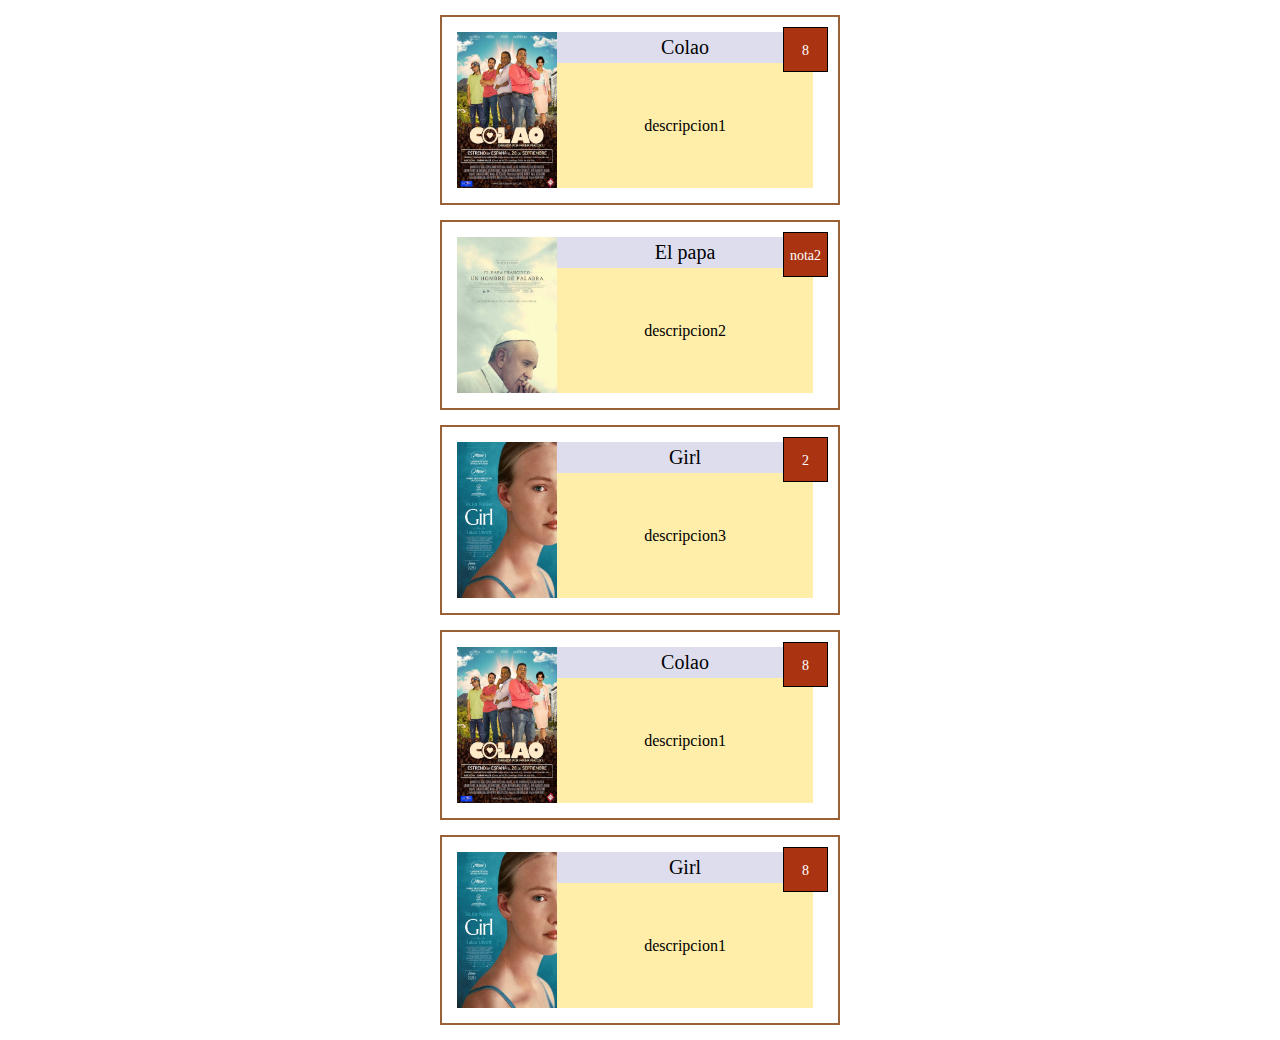
<file: Carteleras/cartelera0.html>
<html>
    <head>
        <link rel="stylesheet" href="estilocartelera0.css">
        <meta charset="UTF-8">
        <title>Cartelera 0 - Bryan Cusme</title>

    </head>
    <body>
    
        <div class="ficha">
            <img src="colao.jpg" alt="colao"><h2>Colao</h2><p>descripcion1</p><p>8</p></div>
        <div  class="ficha">
            <img src="elpapa.jpg" alt="el papa"><h2>El papa</h2><p>descripcion2</p><p>nota2</p></div>
        <div  class="ficha">
            <img src="girl.jpg" alt="girl"><h2>Girl</h2><p>descripcion3</p><p>2</p></div>
        <div  class="ficha">
            <img src="colao.jpg" alt="colao"><h2>Colao</h2><p>descripcion1</p><p>8</p></div>
            <div  class="ficha">
                <img src="girl.jpg" alt="girl"><h2>Girl</h2><p>descripcion1</p><p>8</p></div>
    
        </body>

</html>
</file>
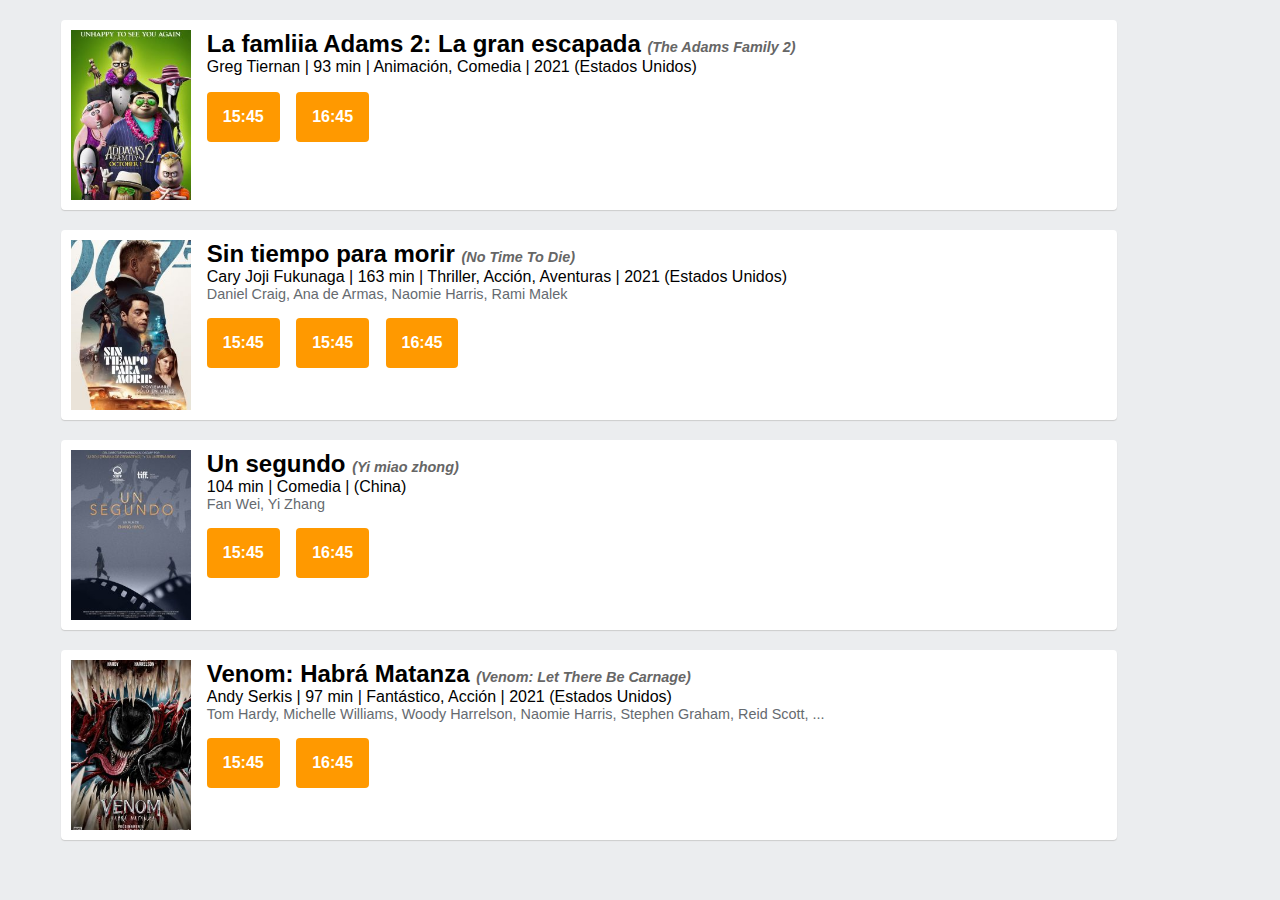
<file: Carteleras/cartelera3.html>
<!DOCTYPE html>
<html lang="en">
  <head>
    <meta charset="UTF-8" />
    <link rel="stylesheet" href="estilocartelera3.css" />
    <title>Cartelera 3 - Bryan Cusme</title>
  </head>
  <body>
    <!--Link de la cartelera que he elegido: https://www.taquilla.com/madrid/yelmo-cines-ideal-madrid-->
    <div class="ficha">
      <img src="adams.jpg" alt="cartel de la familia adams" />

      <h3>
        La famliia Adams 2: La gran escapada <span>(The Adams Family 2)</span>
      </h3>
      <p>Greg Tiernan | 93 min | Animación, Comedia | 2021 (Estados Unidos)</p>

      <ul>
        <a href="#">
          <li>15:45</li>
        </a>
        <a href="#">
          <li>16:45</li>
        </a>
      </ul>
    </div>
    <div class="ficha">
      <img src="bond.jpg" alt="cartel de James Bond" />
      <h3>Sin tiempo para morir <span>(No Time To Die)</span></h3>
      <p>
        Cary Joji Fukunaga | 163 min | Thriller, Acción, Aventuras | 2021
        (Estados Unidos)
      </p>
      <p>Daniel Craig, Ana de Armas, Naomie Harris, Rami Malek</p>
      <ul>
        <a href="#">
          <li>15:45</li>
        </a>
        <a href="#">
          <li>15:45</li>
        </a>
        <a href="#">
          <li>16:45</li>
        </a>
      </ul>
    </div>
    <div class="ficha">
      <img src="segundo.jpg" alt="cartel de un segundo" />

      <h3>Un segundo <span>(Yi miao zhong)</span></h3>

      <p>
        104 min |
        Comedia | (China)
      </p><p>Fan Wei, Yi Zhang</p>

      <ul>
        <a href="#">
          <li>15:45</li>
        </a>
        <a href="#">
          <li>16:45</li>
        </a>
      </ul>
    </div>
    <div class="ficha">
        <img src="venom.jpg" alt="cartel de un segundo" />
  
        <h3>Venom: Habrá Matanza <span>(Venom: Let There Be Carnage)</span></h3>
  
        <p>
            Andy Serkis | 97 min | Fantástico, Acción | 2021 (Estados Unidos)
        </p><p>Tom Hardy, Michelle Williams, Woody Harrelson, Naomie Harris, Stephen Graham, Reid Scott, ...</p>
  
        <ul>
          <a href="#">
            <li>15:45</li>
          </a>
          <a href="#">
            <li>16:45</li>
          </a>
        </ul>
      </div>
  </body>
</html>
</file>
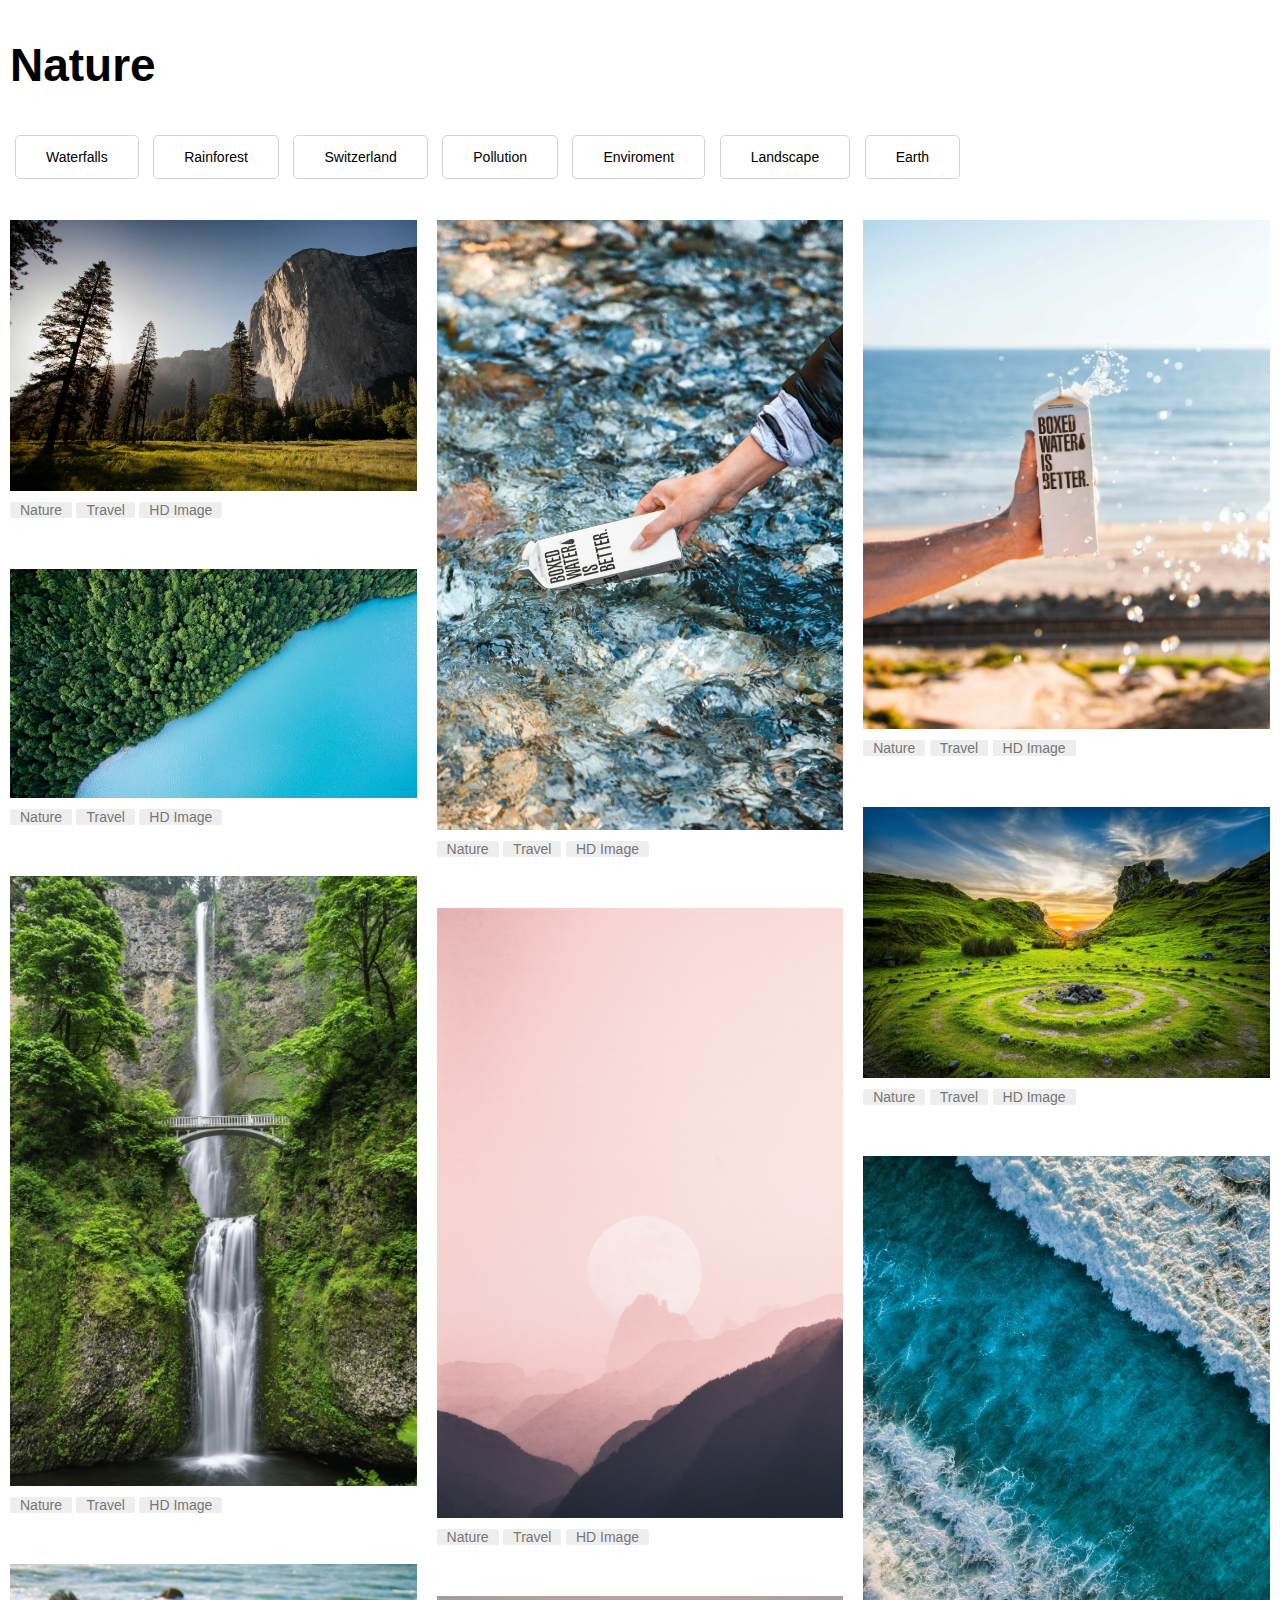
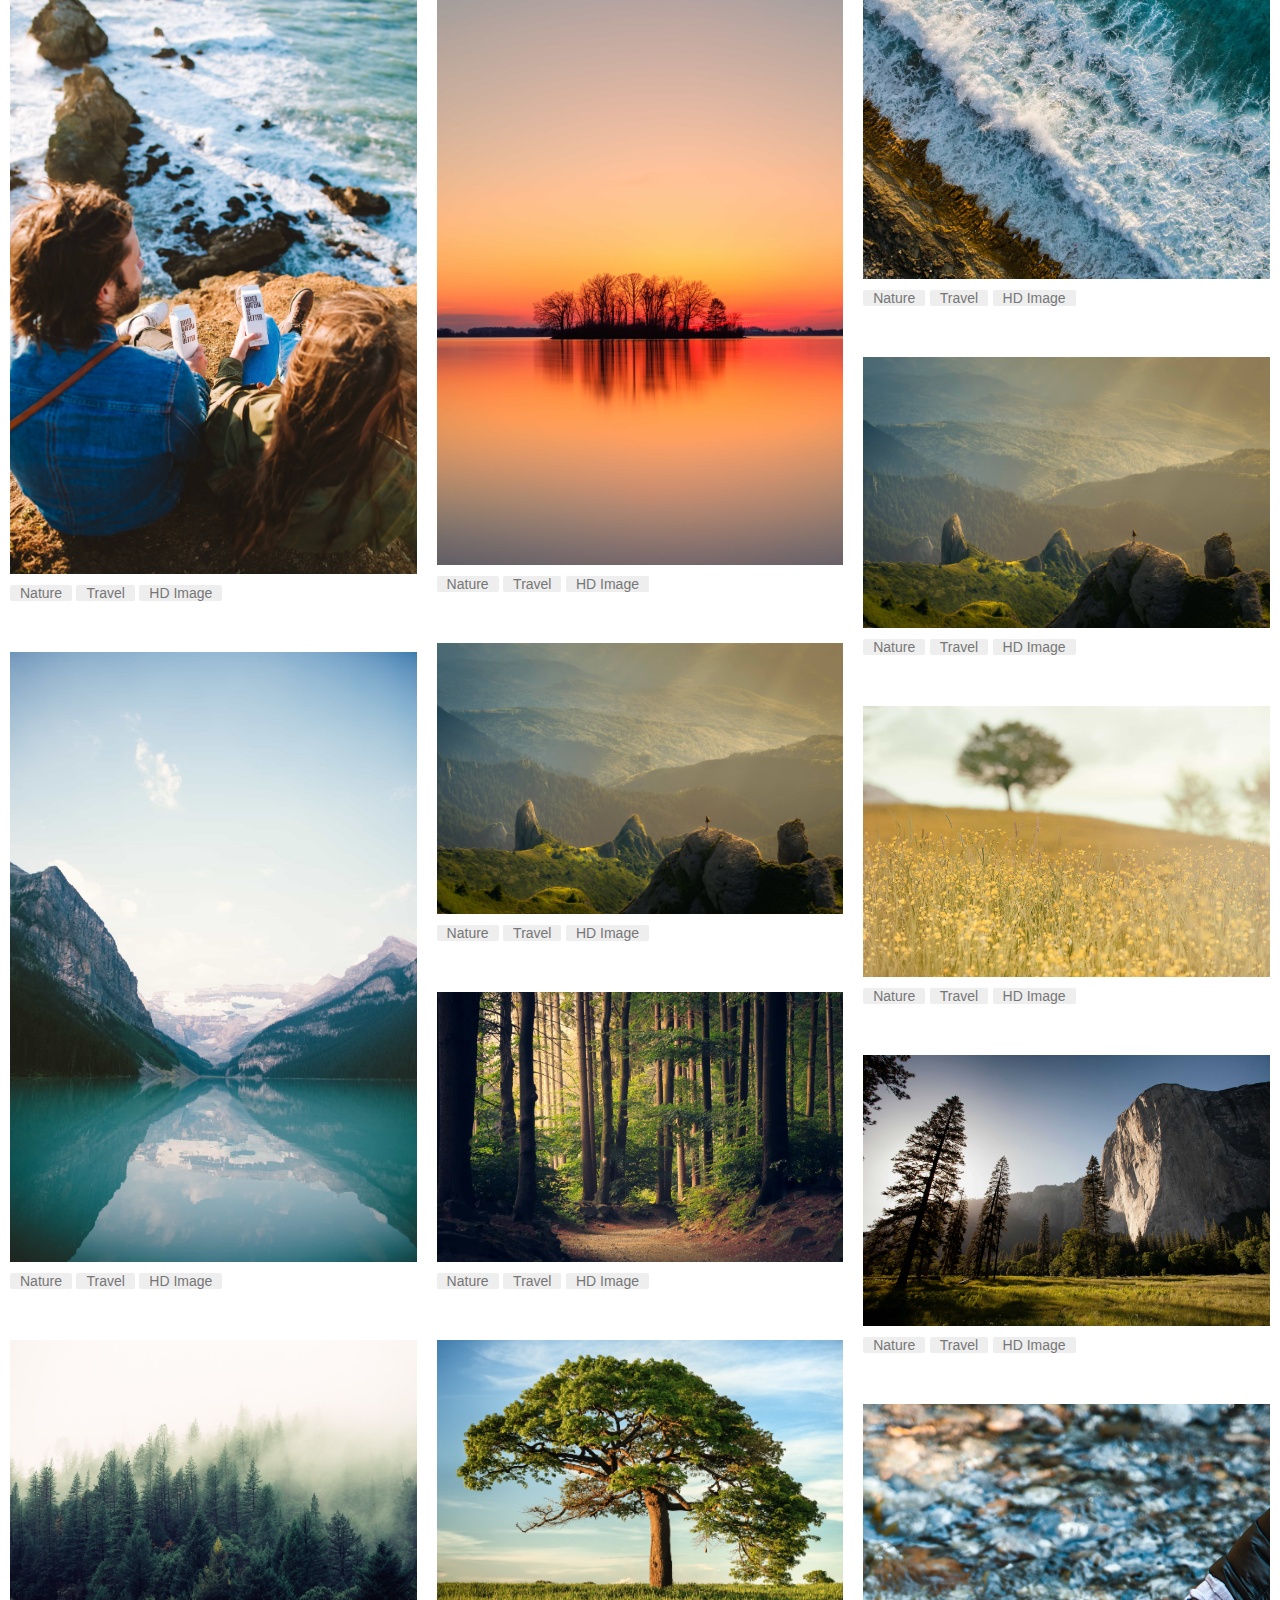
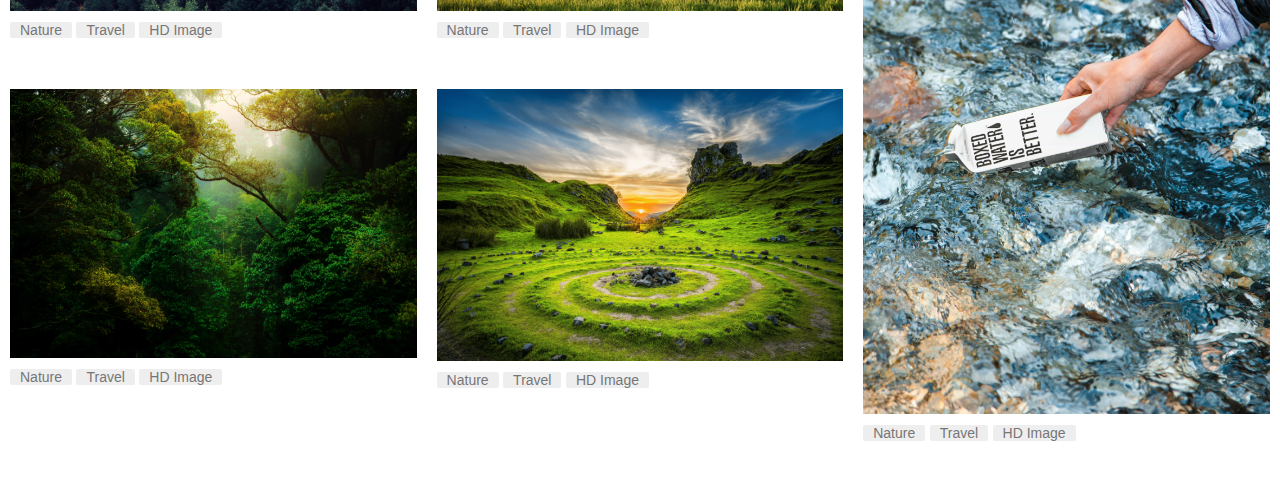
<file: Ejercicios-Flex/UnsplashFlexBox.html>
<!DOCTYPE html>
<html lang="es">
  <head>
    <meta charset="UTF-8" />
    <link rel="stylesheet" href="styleunsplash.css" />
    <title>Unsplash Layout</title>
  </head>
  <body>
    <!--Sitio web: https://unsplash.com/s/photos/nature () -->
    <h2>Nature</h2>
    <ul>
      <li>Waterfalls</li>
      <li>Rainforest</li>
      <li>Switzerland</li>
      <li>Pollution</li>
      <li>Enviroment</li>
      <li>Landscape</li>
      <li>Earth</li>
    </ul>
    <div class="row">
      <div class="column">
        <img src="img/adam-kool-ndN00KmbJ1c-unsplash (1).jpg" />
        <ul>
          <li>Nature</li>
          <li>Travel</li>
          <li>HD Image</li>
        </ul>
        <img src="img/andreas-gucklhorn-mawU2PoJWfU-unsplash (1).jpg" />
        <ul>
          <li>Nature</li>
          <li>Travel</li>
          <li>HD Image</li>
        </ul>
        <img src="img/blake-verdoorn-cssvEZacHvQ-unsplash (1).jpg" />
        <ul>
          <li>Nature</li>
          <li>Travel</li>
          <li>HD Image</li>
        </ul>
        <img src="img/boxed-water-is-better-stpmvHj6C-o-unsplash (1).jpg" />
        <ul>
          <li>Nature</li>
          <li>Travel</li>
          <li>HD Image</li>
        </ul>
        <img src="img/daniel-roe-lpjb_UMOyx8-unsplash (1).jpg" />
        <ul>
          <li>Nature</li>
          <li>Travel</li>
          <li>HD Image</li>
        </ul>
        <img src="img/jay-mantri-TFyi0QOx08c-unsplash (1).jpg" />
        <ul>
          <li>Nature</li>
          <li>Travel</li>
          <li>HD Image</li>
        </ul>
        <img src="img/kunal-shinde--f0YLss50Bs-unsplash (1).jpg" />
        <ul>
          <li>Nature</li>
          <li>Travel</li>
          <li>HD Image</li>
        </ul>
      </div>
      <div class="column">
        <img src="img/boxed-water-is-better-9VwoPiXZIQo-unsplash (1).jpg" />
        <ul>
          <li>Nature</li>
          <li>Travel</li>
          <li>HD Image</li>
        </ul>
        <img src="img/eberhard-grossgasteiger-jCL98LGaeoE-unsplash (1).jpg" />
        <ul>
          <li>Nature</li>
          <li>Travel</li>
          <li>HD Image</li>
        </ul>
        <img src="img/dave-hoefler-lsoogGC_5dg-unsplash (1).jpg" />
        <ul>
          <li>Nature</li>
          <li>Travel</li>
          <li>HD Image</li>
        </ul>
        <img src="img/david-marcu-78A265wPiO4-unsplash (1).jpg" />
        <ul>
          <li>Nature</li>
          <li>Travel</li>
          <li>HD Image</li>
        </ul>
        <img src="img/lukasz-szmigiel-jFCViYFYcus-unsplash (1).jpg" />
        <ul>
          <li>Nature</li>
          <li>Travel</li>
          <li>HD Image</li>
        </ul>
        <img src="img/niko-photos-tGTVxeOr_Rs-unsplash (1).jpg" />
        <ul>
          <li>Nature</li>
          <li>Travel</li>
          <li>HD Image</li>
        </ul>
        <img src="img/robert-lukeman-_RBcxo9AU-U-unsplash (1).jpg" />
        <ul>
          <li>Nature</li>
          <li>Travel</li>
          <li>HD Image</li>
        </ul>
      </div>
      <div class="column">
        <img src="img/boxed-water-is-better-Tu1AchSx2Hc-unsplash (1).jpg" />
        <ul>
          <li>Nature</li>
          <li>Travel</li>
          <li>HD Image</li>
        </ul>
        <img src="img/robert-lukeman-_RBcxo9AU-U-unsplash (1).jpg" />
        <ul>
          <li>Nature</li>
          <li>Travel</li>
          <li>HD Image</li>
        </ul>
        <img src="img/shifaaz-shamoon-oR0uERTVyD0-unsplash (1).jpg" />
        <ul>
          <li>Nature</li>
          <li>Travel</li>
          <li>HD Image</li>
        </ul>
        <img src="img/david-marcu-78A265wPiO4-unsplash (1).jpg" />
        <ul>
          <li>Nature</li>
          <li>Travel</li>
          <li>HD Image</li>
        </ul>

        <img src="img/silvestri-matteo-6-C0VRsagUw-unsplash (1).jpg" />
        <ul>
          <li>Nature</li>
          <li>Travel</li>
          <li>HD Image</li>
        </ul>
        <img src="img/adam-kool-ndN00KmbJ1c-unsplash (1).jpg" />
        <ul>
          <li>Nature</li>
          <li>Travel</li>
          <li>HD Image</li>
        </ul>
        <img src="img/boxed-water-is-better-9VwoPiXZIQo-unsplash (1).jpg" />
        <ul>
          <li>Nature</li>
          <li>Travel</li>
          <li>HD Image</li>
        </ul>
      </div>
    </div>
  </body>
</html>
</file>
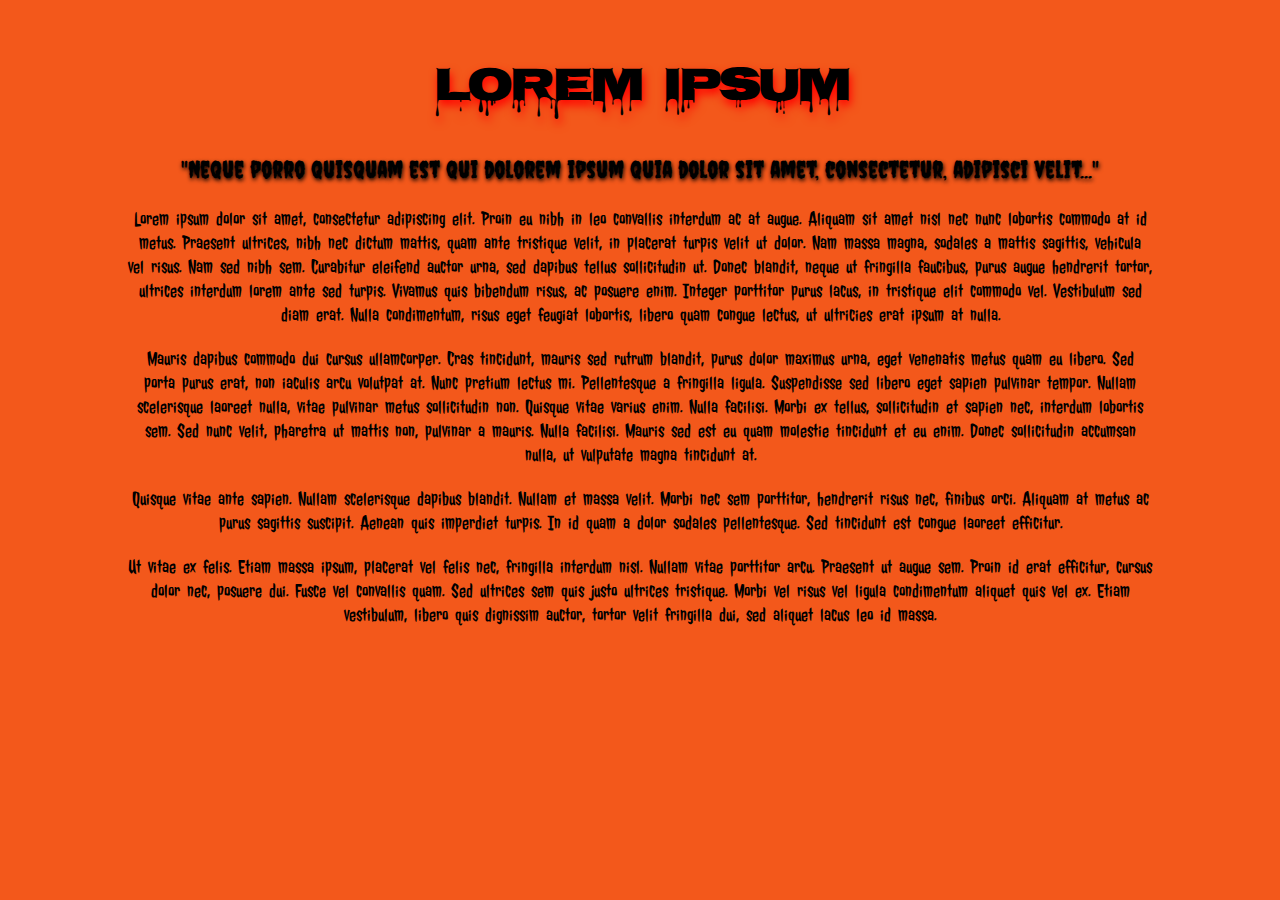
<file: Fuente/carta.html>
<!DOCTYPE html>
<html lang="es">
<html>
    
  <head>
    <meta charset="UTF-8" />
    <link rel="stylesheet" href="estilocarta-3.css" />
    <title>Carta - Bryan Cusme</title>
  </head>
  <body>
    <p class="title">Lorem Ipsum</p>
    <p class="subtitle">
      "Neque porro quisquam est qui dolorem ipsum quia dolor sit amet,
      consectetur, adipisci velit..."
    </p>
    <div class="cuerpo">
    <p>
      Lorem ipsum dolor sit amet, consectetur adipiscing elit. Proin eu nibh in
      leo convallis interdum ac at augue. Aliquam sit amet nisl nec nunc
      lobortis commodo at id metus. Praesent ultrices, nibh nec dictum mattis,
      quam ante tristique velit, in placerat turpis velit ut dolor. Nam massa
      magna, sodales a mattis sagittis, vehicula vel risus. Nam sed nibh sem.
      Curabitur eleifend auctor urna, sed dapibus tellus sollicitudin ut. Donec
      blandit, neque ut fringilla faucibus, purus augue hendrerit tortor,
      ultrices interdum lorem ante sed turpis. Vivamus quis bibendum risus, ac
      posuere enim. Integer porttitor purus lacus, in tristique elit commodo
      vel. Vestibulum sed diam erat. Nulla condimentum, risus eget feugiat
      lobortis, libero quam congue lectus, ut ultricies erat ipsum at nulla.
    </p>
    <p>
      Mauris dapibus commodo dui cursus ullamcorper. Cras tincidunt, mauris sed
      rutrum blandit, purus dolor maximus urna, eget venenatis metus quam eu
      libero. Sed porta purus erat, non iaculis arcu volutpat at. Nunc pretium
      lectus mi. Pellentesque a fringilla ligula. Suspendisse sed libero eget
      sapien pulvinar tempor. Nullam scelerisque laoreet nulla, vitae pulvinar
      metus sollicitudin non. Quisque vitae varius enim. Nulla facilisi. Morbi
      ex tellus, sollicitudin et sapien nec, interdum lobortis sem. Sed nunc
      velit, pharetra ut mattis non, pulvinar a mauris. Nulla facilisi. Mauris
      sed est eu quam molestie tincidunt et eu enim. Donec sollicitudin accumsan
      nulla, ut vulputate magna tincidunt at.
    </p>
    <p>
      Quisque vitae ante sapien. Nullam scelerisque dapibus blandit. Nullam et
      massa velit. Morbi nec sem porttitor, hendrerit risus nec, finibus orci.
      Aliquam at metus ac purus sagittis suscipit. Aenean quis imperdiet turpis.
      In id quam a dolor sodales pellentesque. Sed tincidunt est congue laoreet
      efficitur.
    </p>
    <p>
      Ut vitae ex felis. Etiam massa ipsum, placerat vel felis nec, fringilla
      interdum nisl. Nullam vitae porttitor arcu. Praesent ut augue sem. Proin
      id erat efficitur, cursus dolor nec, posuere dui. Fusce vel convallis
      quam. Sed ultrices sem quis justo ultrices tristique. Morbi vel risus vel
      ligula condimentum aliquet quis vel ex. Etiam vestibulum, libero quis
      dignissim auctor, tortor velit fringilla dui, sed aliquet lacus leo id
      massa.
    </p>

    <p>Firmado: <span>Bryan Cusme </span></p>
  </div>
  </body>
</html>
</file>
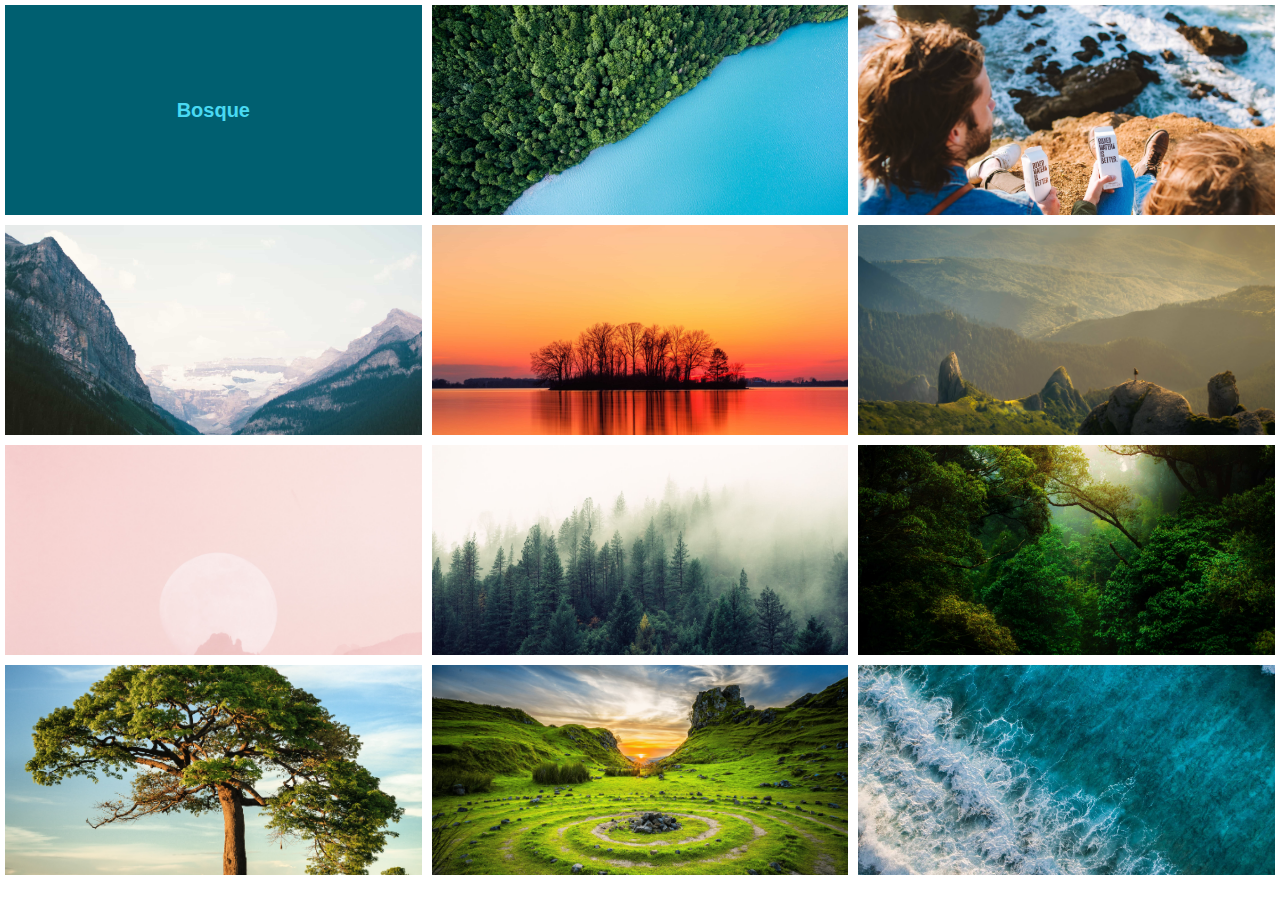
<file: Responsive-Images/imagehover.html>
<!DOCTYPE html>
<html lang="es">
<head>
    <meta charset="UTF-8">
    <link rel="stylesheet" href="styleimagehover.css">
    <title>Image Hover Overlay - Bryan Cusme</title>
</head>
<body>
    <div class="container">

        <div class="container-img hover1">
        <img src="img/adam-kool-ndN00KmbJ1c-unsplash (1).jpg" /><div class="overlay hover1">
            <div class="text">Bosque</div>
          </div>
        </div>
        <div class="container-img hover1">
        <img src="img/andreas-gucklhorn-mawU2PoJWfU-unsplash (1).jpg" /><div class="overlay hover1">
            <div class="text">Lago</div>
          </div></div>
        <div class="container-img hover1"><img src="img/boxed-water-is-better-stpmvHj6C-o-unsplash (1).jpg"/><div class="overlay hover1">
            <div class="text">Acantilado</div>
          </div></div>

        <div class="container-img hover2"><img src="img/daniel-roe-lpjb_UMOyx8-unsplash (1).jpg" /><div class="overlay hover2">
          <a href=""><div class="text" title="Enlace de prueba">Visitar</div></a>
        </div></div>
        <div class="container-img hover2"><img src="img/dave-hoefler-lsoogGC_5dg-unsplash (1).jpg" /><div class="overlay hover2">
          <a href=""><div class="text" title="Enlace de prueba">Visitar</div></a>
        </div></div>
        <div class="container-img hover2"><img src="img/david-marcu-78A265wPiO4-unsplash (1).jpg" /><div class="overlay hover2">
          <a href=""><div class="text" title="Enlace de prueba">Visitar</div></a>
        </div></div>
        <div class="container-img hover3"><img src="img/eberhard-grossgasteiger-jCL98LGaeoE-unsplash (1).jpg" /><div class="overlay hover3">
          <div class="text">Atardecer</div>
        </div></div>
        <div class="container-img hover3"><img src="img/jay-mantri-TFyi0QOx08c-unsplash (1).jpg" /><div class="overlay hover3">
          <div class="text">Bosque de Noruega</div>
        </div></div>
        <div class="container-img hover3"><img src="img/kunal-shinde--f0YLss50Bs-unsplash (1).jpg"   /><div class="overlay hover3">
          <div class="text">Selva de Hawai</div>
        </div></div>
        <div class="container-img hover4"><img src="img/niko-photos-tGTVxeOr_Rs-unsplash (1).jpg"   /> <div class="overlay hover4">
          <a href=""><div class="text" title="Enlace de prueba">Reservar</div></a>
        </div></div>
        <div class="container-img hover4"><img src="img/robert-lukeman-_RBcxo9AU-U-unsplash (1).jpg"  ><div class="overlay hover4">
          <a href=""><div class="text" title="Enlace de prueba">Reservar</div></a>
        </div></div>
        <div class="container-img hover4"><img src="img/shifaaz-shamoon-oR0uERTVyD0-unsplash (1).jpg"  ><div class="overlay hover4">
          <a href=""><div class="text" title="Enlace de prueba">Reservar</div></a>
        </div></div>
        
    </div>
</body>
</html>
</file>
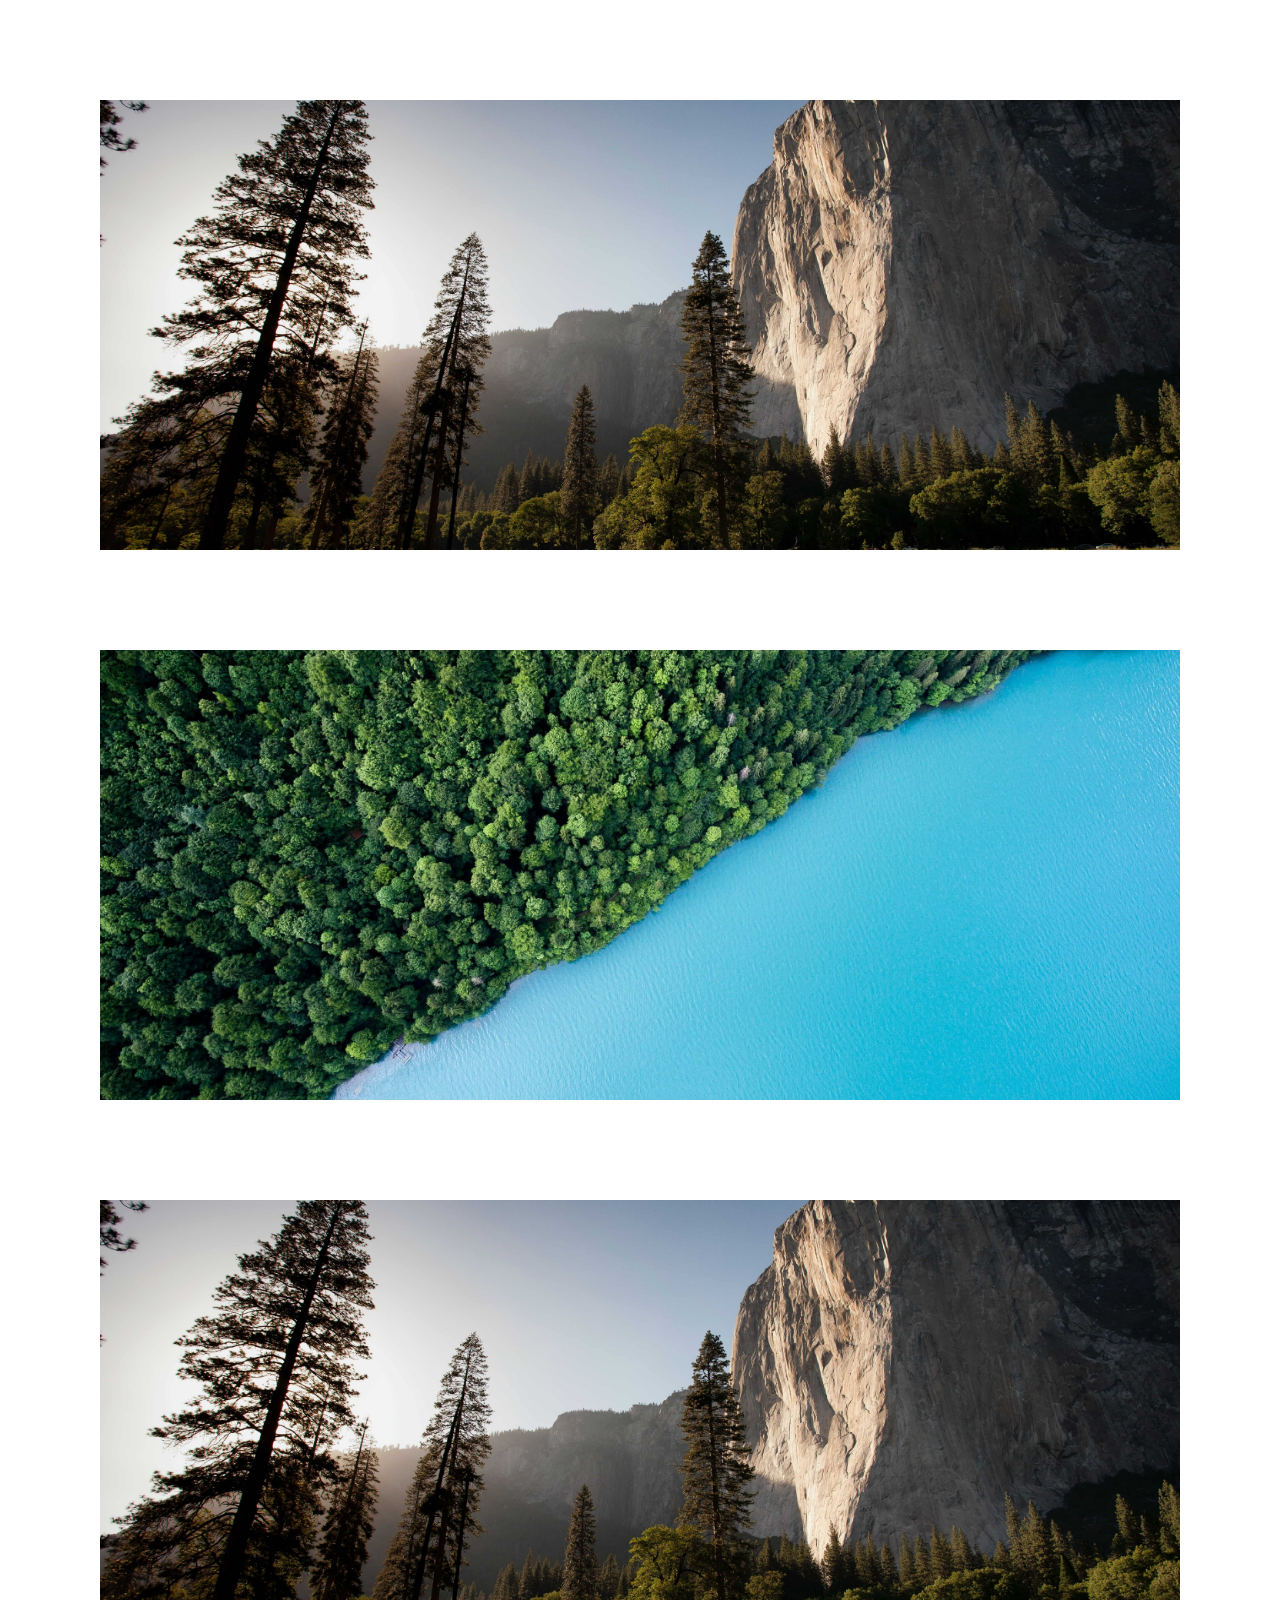
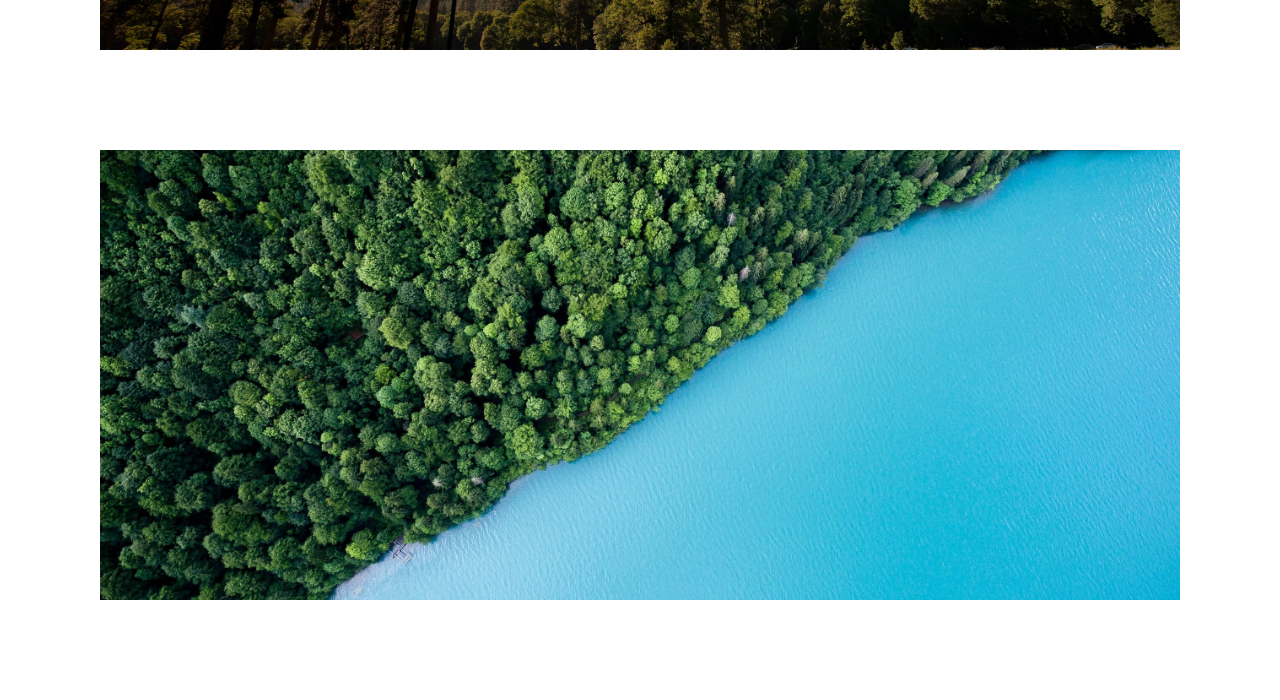
<file: Responsive-Images/indice1.html>
<!DOCTYPE html>
<html lang="es">
<head>
    <meta charset="UTF-8">
    <link rel="stylesheet" href="styleindice1.css">
    <title>Indice 1 - Bryan Cusme</title>
</head>
<body>
    <!--ENTREGAR IMAGENES EN CARPETA IMG-->
    <!--BORRAR CARPETA IMG DESPUES DE ENTREGAR-->
    <div class="container">
    <img src="img/adam-kool-ndN00KmbJ1c-unsplash (1).jpg" >
    <img src="img/andreas-gucklhorn-mawU2PoJWfU-unsplash (1).jpg" >
    <img src="img/adam-kool-ndN00KmbJ1c-unsplash (1).jpg" >
    <img src="img/andreas-gucklhorn-mawU2PoJWfU-unsplash (1).jpg" >
 
</div>
</body>
</html>
</file>
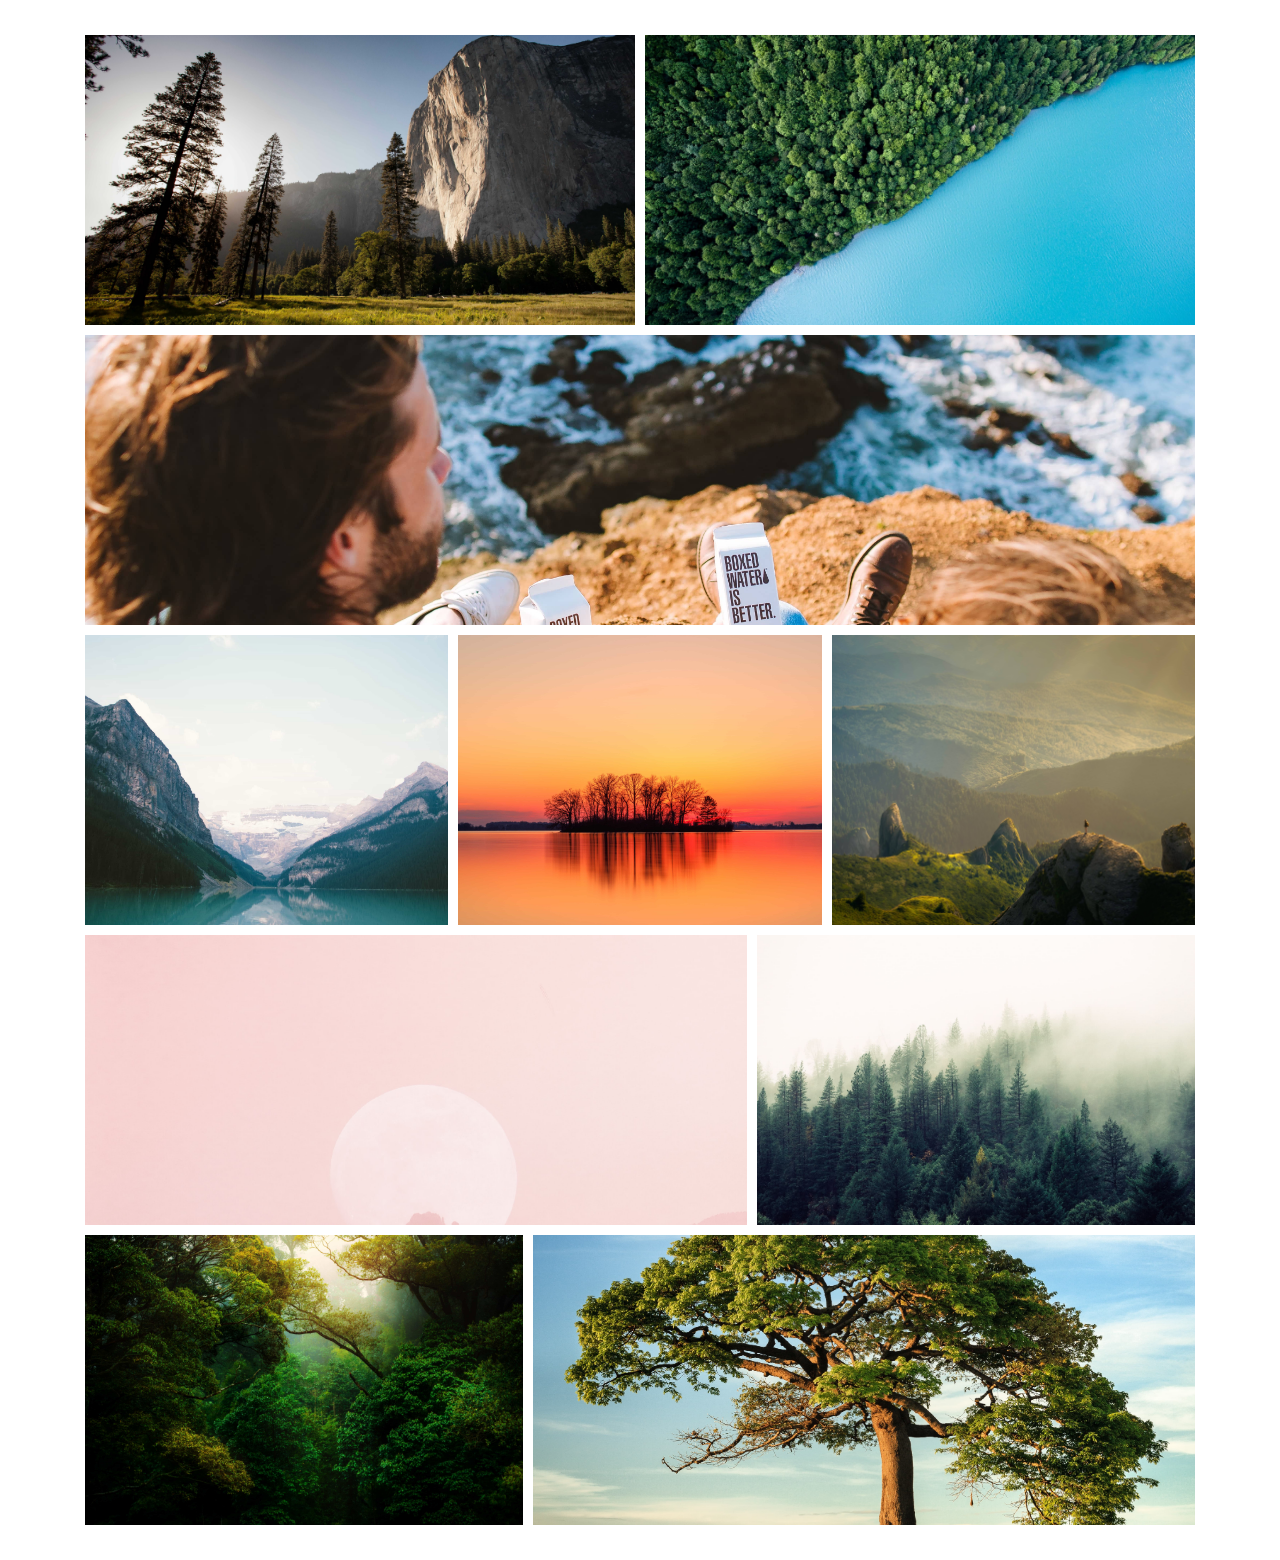
<file: Responsive-Images/indice4.html>
<!DOCTYPE html>

<html lang="es">
  <html>
    <head>
      <meta charset="UTF-8" />
      <link rel="stylesheet" href="styleindice4.css" />
      <title>Indice 4 - Bryan Cusme</title>
    </head>
    <body>
      <div class="container">
        <img src="img/adam-kool-ndN00KmbJ1c-unsplash (1).jpg" />
        <img src="img/andreas-gucklhorn-mawU2PoJWfU-unsplash (1).jpg" />

        <img
          src="img/boxed-water-is-better-stpmvHj6C-o-unsplash (1).jpg"
          alt=""
        />

        <img src="img/daniel-roe-lpjb_UMOyx8-unsplash (1).jpg" />
        <img src="img/dave-hoefler-lsoogGC_5dg-unsplash (1).jpg" />
        <img src="img/david-marcu-78A265wPiO4-unsplash (1).jpg" />

        <img src="img/eberhard-grossgasteiger-jCL98LGaeoE-unsplash (1).jpg" />
        <img src="img/jay-mantri-TFyi0QOx08c-unsplash (1).jpg" />

        <img src="img/kunal-shinde--f0YLss50Bs-unsplash (1).jpg" alt="" />
        <img src="img/niko-photos-tGTVxeOr_Rs-unsplash (1).jpg" alt="" />
      </div>
    </body>
  </html>
</html>
</file>
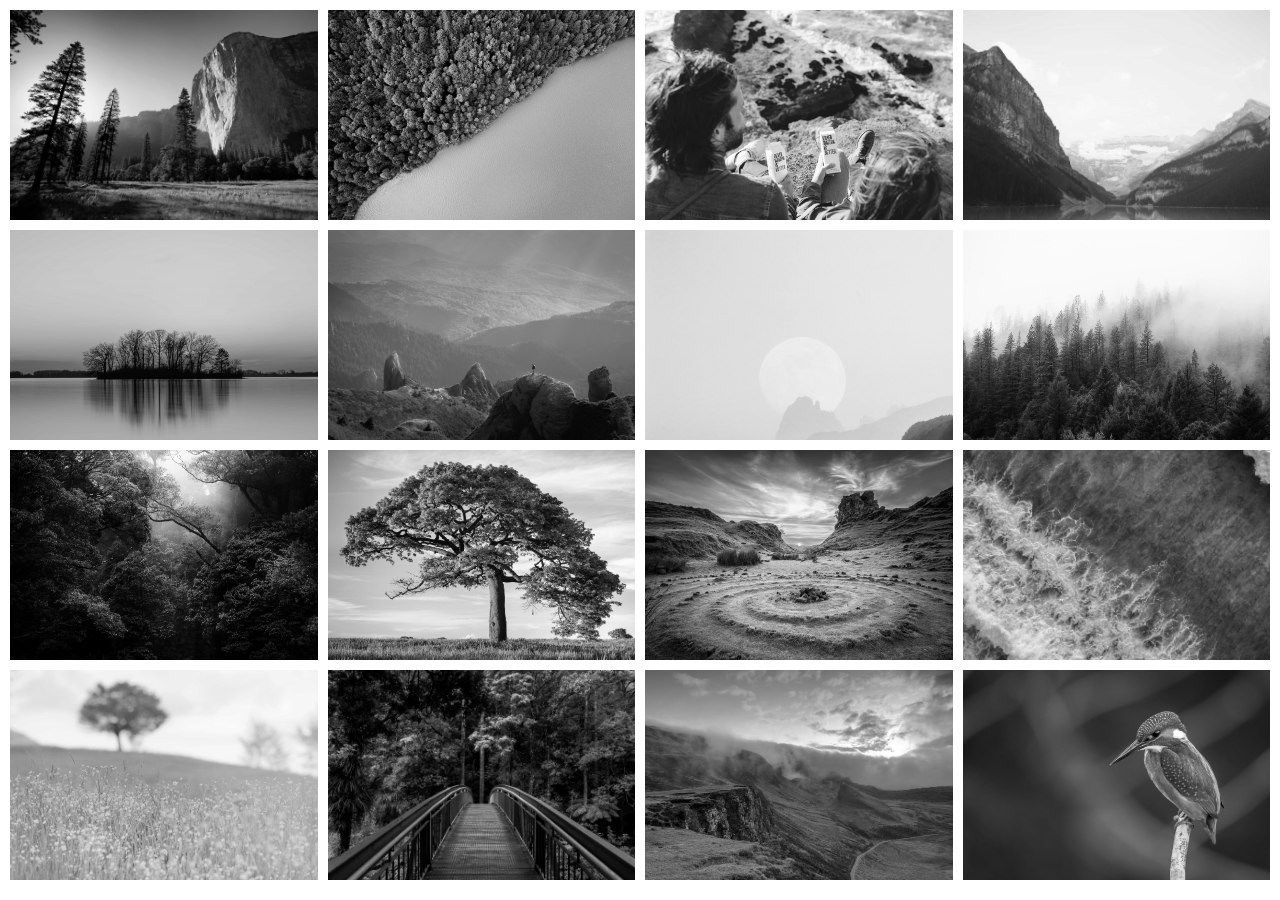
<file: Responsive-Images/indice6.html>
<!DOCTYPE html>
<html lang="es">
<head>
    <meta charset="UTF-8">
    <link rel="stylesheet" href="styleindice6.css">
    <title>Indice 6 - Bryan Cusme</title>
</head>
<body>
    <div class="container">
       
        <img src="img/adam-kool-ndN00KmbJ1c-unsplash (1).jpg" />
        <img src="img/andreas-gucklhorn-mawU2PoJWfU-unsplash (1).jpg" />
        <img src="img/boxed-water-is-better-stpmvHj6C-o-unsplash (1).jpg"/>
        <img src="img/daniel-roe-lpjb_UMOyx8-unsplash (1).jpg" />
        <img src="img/dave-hoefler-lsoogGC_5dg-unsplash (1).jpg" />
        <img src="img/david-marcu-78A265wPiO4-unsplash (1).jpg" />
        <img src="img/eberhard-grossgasteiger-jCL98LGaeoE-unsplash (1).jpg" />
        <img src="img/jay-mantri-TFyi0QOx08c-unsplash (1).jpg" />
        <img src="img/kunal-shinde--f0YLss50Bs-unsplash (1).jpg"   />
        <img src="img/niko-photos-tGTVxeOr_Rs-unsplash (1).jpg"   />
        <img src="img/robert-lukeman-_RBcxo9AU-U-unsplash (1).jpg"  >
        <img src="img/shifaaz-shamoon-oR0uERTVyD0-unsplash (1).jpg"  >
        <img src="img/silvestri-matteo-6-C0VRsagUw-unsplash (1).jpg"  >
        <img src="img/tim-swaan-eOpewngf68w-unsplash (1).jpg"  >
        <img src="img/v2osk-1Z2niiBPg5A-unsplash (1).jpg"  >
        <img src="img/vincent-van-zalinge-vUNQaTtZeOo-unsplash (1).jpg"  >
       
    </div>
</body>
</html>
</file>
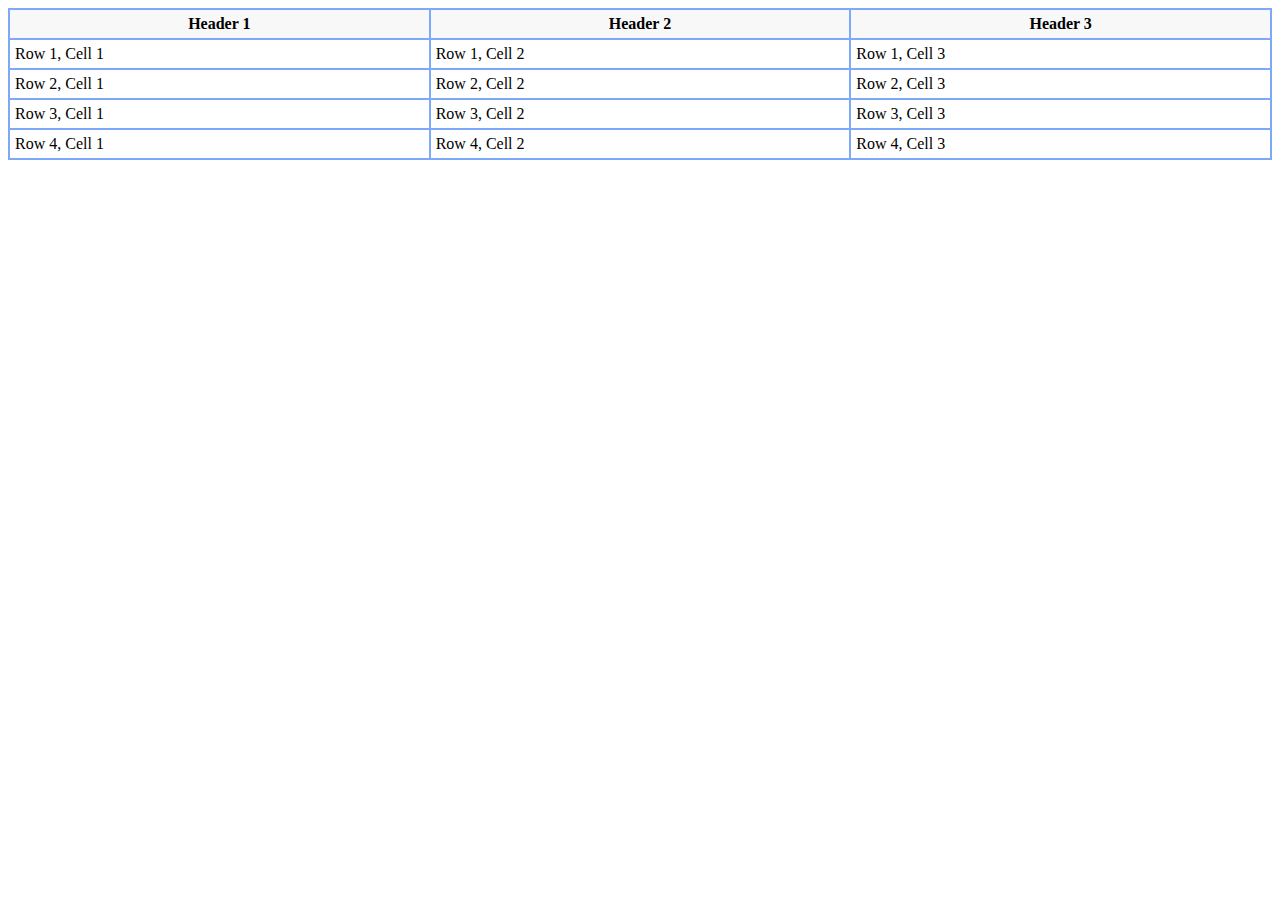
<file: Texto, Hiperenlaces y Tablas/dw1d1e-CSSTABLE-376-CusmeMalacatusBryanOctavio.htm>
<!DOCTYPE html>
<html lang="es">
<head>
    <meta charset="UTF-8">
    <meta http-equiv="X-UA-Compatible" content="IE=edge">
    <meta name="viewport" content="width=device-width, initial-scale=1.0">
    <title>Tabla CSS - Bryan Cusme</title>
    <style>
        table.customTable {
          width: 100%;
          background-color: #FFFFFF;
          border-collapse: collapse;
          border-width: 2px;
          border-color: #7EA8F8;
          border-style: solid;
          color: #000000;
        }
        
        table.customTable td, table.customTable th {
          border-width: 2px;
          border-color: #7EA8F8;
          border-style: solid;
          padding: 5px;
        }
        
        table.customTable thead {
          background-color: #F8F8F8;
        }
        th:hover{
            background: #7EA8F8;
        }
        tbody td:hover{
            background-color: rgb(255, 169, 9);
        }
        </style>
</head>
<body>
    <table class="customTable">
      <thead>
        <tr>
          <th>Header 1</th>
          <th>Header 2</th>
          <th>Header 3</th>
        </tr>
      </thead>
      <tbody>
        <tr>
          <td>Row 1, Cell 1</td>
          <td>Row 1, Cell 2</td>
          <td>Row 1, Cell 3</td>
        </tr>
        <tr>
          <td>Row 2, Cell 1</td>
          <td>Row 2, Cell 2</td>
          <td>Row 2, Cell 3</td>
        </tr>
        <tr>
          <td>Row 3, Cell 1</td>
          <td>Row 3, Cell 2</td>
          <td>Row 3, Cell 3</td>
        </tr>
        <tr>
          <td>Row 4, Cell 1</td>
          <td>Row 4, Cell 2</td>
          <td>Row 4, Cell 3</td>
        </tr>
      </tbody>
    </table>
    <!-- Generated at CSSPortal.com -->
    
</body>
</html>
</file>
<file: Carteleras/estilocartelera0.css>
* {
  box-sizing: border-box;
  margin: 0;
  padding: 0;
}
.ficha {
  border: 2px solid #9B6136;
}
body .ficha {
  height: 190px;
  width: 400px;
  margin: 15px auto;
  padding: 15px 25px 15px 15px;
  position: relative;
}

.ficha img {
  width: 100px;
  height: 156.033px;
  float: left;
}

.ficha > h2 {
  text-align: center;
  background-color: #ddddee;
  font-weight: 500;
  font-size: 20px;
  padding: 4.02px 0;
}
.ficha > p {
  text-align: center;
  float: left;
  width: 256px;
  background-color: #ffeeaa;
  height: 125px;
  line-height: 125px;
}
.ficha p:last-child {
  color: white;
  border: 1px solid black;
  position: absolute;
  right: 10px;
  top: 10px;
  width: 45px;
  height: 45px;
  line-height: 45px;
  background-color: #aa3311;
  font-size: 14px;
  text-align: center;
}
</file>
<file: Carteleras/estilocartelera3.css>
* {
  box-sizing: border-box;
  margin: 0;
  padding: 0;
  font-family: Arial, Helvetica, sans-serif;
  font-size: 16px;
}
body {
  width: 92%;
  
  background: #EBEDEF;
}
.ficha {
  width: 1056px;
  height: 190px;
  padding: 10px;
  margin: 20px auto;
  border-radius: 4px;
  box-shadow: 0px 1px 1px #ccc;
  background-color: #FFF;
}
.ficha h3{
    font-size: 1.5rem;
}
.ficha h3 span{
    color: #666;
    font-style: italic;
    font-size: 0.9rem;
}
.ficha img:nth-child(1n) {
  float: left;
  width: 120px;
  height: 170px;
  margin: 0 16px 0 0;
}
.ficha ul li {
  list-style-type: none;
  display: inline-block;
  margin: 16px 12px 0 0;
  background: #ff9900;
  padding: 16px;
  border-radius: 4px;
  color: #fff;
  font-weight: 600;
}
.ficha ul li:hover {
  background: #bf780c;
}
.ficha ul  a {
  text-decoration: none;
 
}
.ficha p:nth-child(2n){
    color: #656a6f;
    font-size: 0.9rem;
}
</file>
<file: Ejercicios-Flex/styleunsplash.css>
* {
  box-sizing: border-box;
  font-family: Arial, Helvetica, sans-serif;
}

body {
  margin: 0;
}
.row .column img {
  width: 100%;
}
.row {
  display: flex;
  flex-wrap: wrap;
}
.column {
  flex: 33.33%;

  max-width: 33.33%;
  padding: 10px;
}
.column img {
  margin: 10px 0;
  vertical-align: middle;
  cursor: zoom-in;
}
.column ul {
  padding: 0;
  margin: 0 0 40px;
}
.column li {
  display: inline-block;
  text-decoration: none;
  color: #767676;
  background-color: #eee;
  font-size: 14px;
  border-radius: 2px;
  padding: 0 10px;
}
/*Media queries para hacerlo responsive*/
@media (max-width: 800px) {
  .column {
    flex: 50%;
    max-width: 50%;
    padding: 5px;
  }
}
@media (max-width: 600px) {
  .column {
    flex: 100%;
    max-width: 100%;
  }
}
/* Cabecera resultado de búsqueda*/
h2 {
  padding-left: 10px;
  font-size: 46px;
}
body > ul {
  padding: 0 0 0 10px;
}
body > ul li {
  display: inline-block;
  text-decoration: none;
  cursor: pointer;
  font-size: 14px;
  border: 1px solid lightgray;
  padding: 13px 30px;
  border-radius: 5px;
  margin: 5px;
}
body > ul li:hover {
  border: 1px solid;
}
</file>
<file: Fuente/estilocarta-3.css>
@import url('https://fonts.googleapis.com/css2?family=Creepster&family=Jolly+Lodger&family=Nosifer&display=swap');
body{
    box-sizing: border-box;
    margin: 20px 10%;
    background: rgb(243, 88, 27);

}
.title{
    font-family: 'Nosifer'  ;
    font-size: 48px;
    text-align: center;
    letter-spacing: -5px;
    word-spacing: 15px;
    margin-bottom: 5px;
    text-shadow: 2px 5px 10px rgb(255, 0, 0);
}
.subtitle{
    font-family: 'Creepster';
    text-align: center;
    font-size: 24px;
    text-shadow: 1px 2px 4px #000;
}
.cuerpo{
    font-family: 'Jolly Lodger';
    text-align: center;
    font-size: 20px;
    word-spacing: 3px;
}
.cuerpo p:last-child{
    display: none;
}
</file>
<file: Responsive-Images/styleimagehover.css>
* {
  box-sizing: border-box;
  margin: 0;
  padding: 0;
  font-family: "Segoe UI", sans-serif;
}
.container {
  display: flex;
  flex-wrap: wrap;
}
.container-img {
  width: 33.33%;
  height: 220px;
  object-fit: cover;
  position: relative;
}
img {
  padding: 5px;
  display: block;
  width: 100%;
  height: 220px;
  object-fit: cover;
}

.overlay.hover1 {
  position: absolute;
  top: 5px;
  left: 5px;
  height: calc(220px - 10px);
  width: calc(100% - 10px);
  opacity: 0;
  transition: 0.5s ease;
  background-color: #005f70;
}
.container-img:hover .overlay {
  opacity: 1;
}
.container-img.hover1 .text {
  color: #49d9f2;
  font-size: 20px;
  font-weight: 600;
  position: absolute;
  top: 50%;
  left: 50%;
  -webkit-transform: translate(-50%, -50%);
  -ms-transform: translate(-50%, -50%);
  transform: translate(-50%, -50%);
  text-align: center;
}

/*EFECTO HOVER 2*/
.container-img.hover2 .overlay.hover2 {
  position: absolute;
  left: 05px;
  top: 05px;
  background-color: #49704e;
  overflow: hidden;
  height: 0;
  width: calc(100% - 10px);
  transition: 0.5s ease;
}
.container-img.hover2:hover .overlay.hover2 {
  height: calc(220px - 10px);
}
.container-img.hover2 .text {
  background-color: #42bd52;
  padding: 5px 15px;
  border-radius: 10px;
  color: white;
  font-size: 20px;
  position: absolute;
  top: 50%;
  left: 50%;
  -webkit-transform: translate(-50%, -50%);
  -ms-transform: translate(-50%, -50%);
  transform: translate(-50%, -50%);
  text-align: center;
}

/*EFECTO HOVER 3*/

.overlay.hover3 {
  position: absolute;
  opacity: 0;
  background: #665535d0;
  bottom: 5px;
  left: 5px;
  text-align: center;
  width: calc(100% - 10px);
  font-size: 20px;
  font-weight: 600;
  color: #e0c89b;
  padding: 10px;
  transition: 0.5s ease;
}
.container-img.hover3:hover .overlay.hover3 {
  opacity: 1;
}

/*EFECTO HOVER 4*/
.overlay.hover4 {
  position: absolute;
  top: 5px;
  left: 5px;
  background: #614946;
  width: calc(100% - 10px);
  height: calc(100% - 10px);
  overflow: hidden;
  transform: scale(0);
  transition: .8s ease;
}

.container-img.hover4:hover .overlay.hover4{
  transform: scale(1);
}
.container-img.hover4 .text{
  background-color: #B34A3B;
  padding: 5px 20px;
  border-radius: 10px;
  color: #FCBFB6;
  font-size: 20px;
  position: absolute;
  top: 50%;
  left: 50%;
  -webkit-transform: translate(-50%, -50%);
  -ms-transform: translate(-50%, -50%);
  transform: translate(-50%, -50%);
  text-align: center;
}
</file>
<file: Responsive-Images/styleindice1.css>
* {
  box-sizing: border-box;
  margin: 0;
  padding: 0;
}

body {
  margin: auto;
}
.container {
  display: flex;
  flex-direction: column;
  
  padding: 50px 0;
}
img {
  width: auto;
  height:450px;
  object-fit: cover;
  margin: 50px 100px;
}

@media (max-width: 700px) {
  img{
    margin: 50px 0;
    width: 100%;
  }
}
</file>
<file: Responsive-Images/styleindice4.css>
* {
  box-sizing: border-box;
  margin: 0;
  padding: 0;
}
.container {
  display: flex;
  flex-wrap: wrap;
  padding: 30px 80px;
}
img {
  width: 50%;
  height: 300px;
  object-fit: cover;
  padding: 05px;
}
img:nth-child(3) {
  width: 100%;
}
img:nth-child(4),
img:nth-child(5),
img:nth-child(6) {
  width: 33.333%;
}

img:nth-child(7) {
  width: 60%;
}
img:nth-child(8) {
  width: 40%;
}
img:nth-child(9) {
  width: 40%;
}
img:nth-child(10) {
  width: 60%;
}
</file>
<file: Responsive-Images/styleindice6.css>
*{
    box-sizing: border-box;
    margin: 0;
    padding: 0;
}
.container{
    display: flex;
    flex-wrap: wrap;
    padding: 5px;
   
}
img{padding: 05px;
    width: 25%;
    height: 220px;
    object-fit: cover;
    filter: grayscale(100%);
}
img:hover{
    filter: none;
}
</file>
